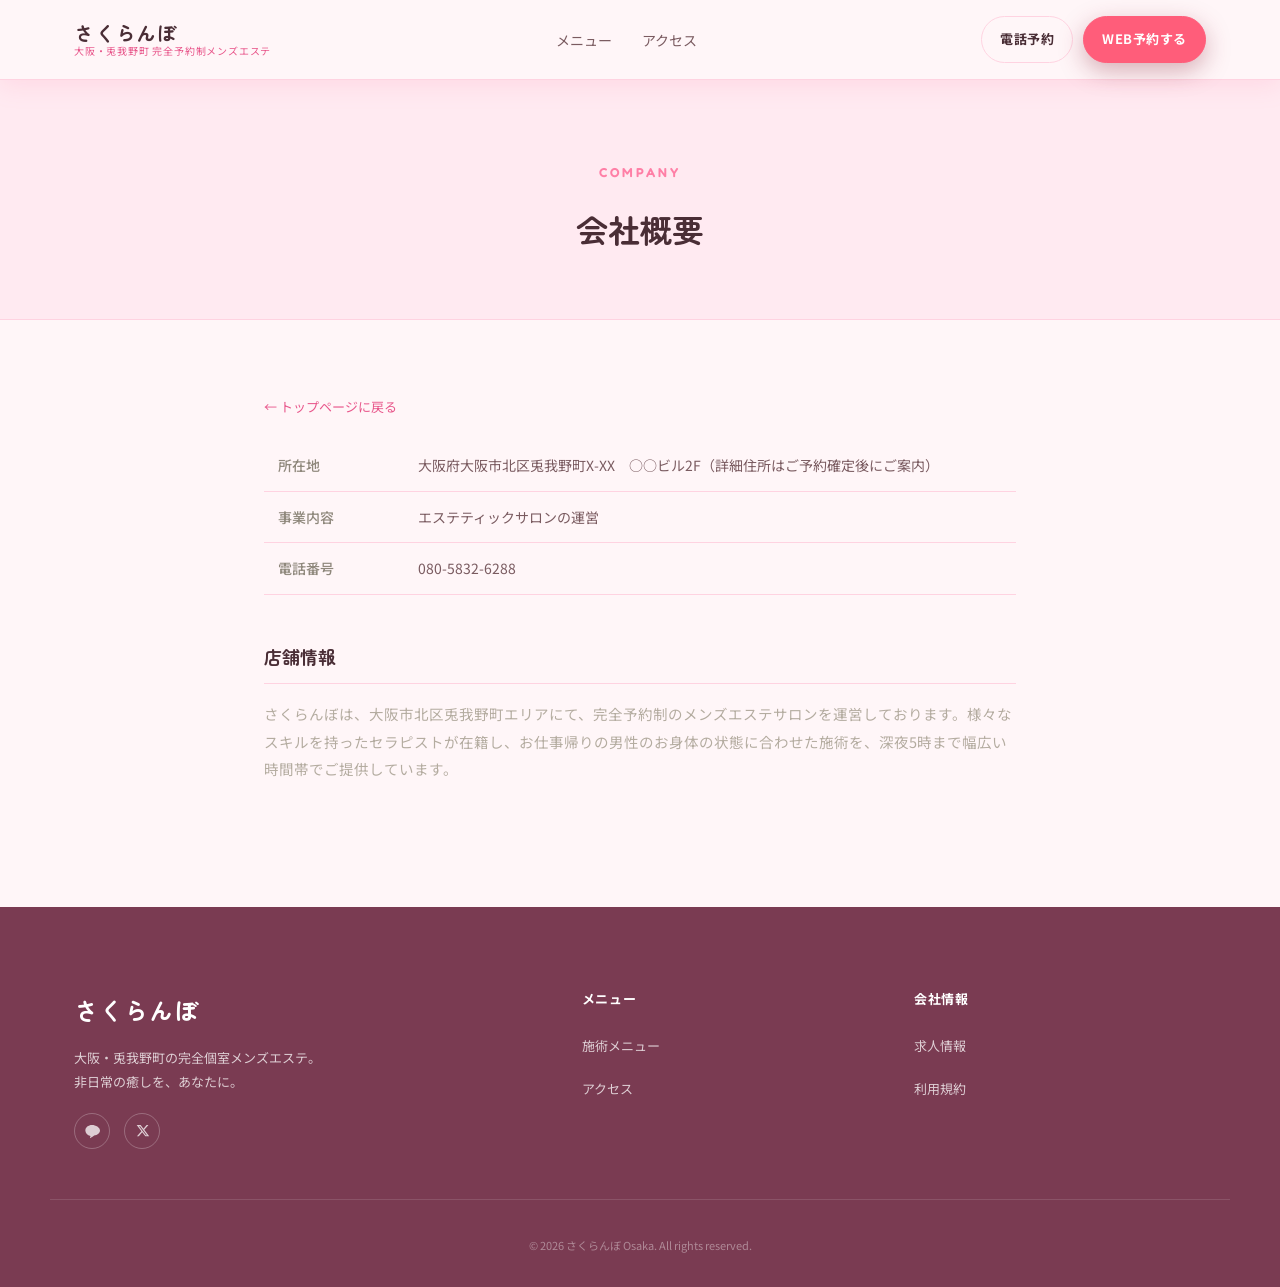
<file: company.html>
<!DOCTYPE html>
<html lang="ja">
<head>
<meta charset="UTF-8">
<meta name="viewport" content="width=device-width, initial-scale=1.0">
<title>会社概要｜メンズエステ さくらんぼ（大阪・兎我野町）</title>
<meta name="description" content="メンズエステ さくらんぼ（大阪・兎我野町）を運営する会社の概要ページです。">
<meta name="robots" content="index, follow">
<link rel="canonical" href="https://cherryspa-to.netlify.app/company.html">
<link rel="preconnect" href="https://fonts.googleapis.com">
<link rel="preconnect" href="https://fonts.gstatic.com" crossorigin>
<link rel="stylesheet" href="https://fonts.googleapis.com/css2?family=Zen+Maru+Gothic:wght@500;700;900&family=Fredoka:wght@500;600;700&family=Noto+Sans+JP:wght@400;500;700&display=swap">
<link rel="stylesheet" href="style.css">
</head>
<body>

<header class="site-header is-scrolled">
  <div class="header-inner">
    <a href="index.html" class="logo">
      <span class="logo-en" data-key="header_logo_en">さくらんぼ</span>
      <span class="logo-ja" data-key="header_logo_ja">大阪・兎我野町 完全個室メンズエステ</span>
    </a>
    <nav class="gnav" id="gnav" aria-label="サイト内メニュー">
      <ul>
        <li data-nav-key="nav_reasons"><a href="index.html#reasons" data-key="nav_reasons_label">選ばれる理由</a></li>
        <li data-nav-key="nav_menu"><a href="index.html#menu" data-key="nav_menu_label">メニュー</a></li>
        <li data-nav-key="nav_therapist"><a href="therapist.html" data-therapist-link="true" data-key="nav_therapist_label">セラピスト</a></li>
        <li data-nav-key="nav_voice"><a href="index.html#voice" data-key="nav_voice_label">お客様の声</a></li>
        <li data-nav-key="nav_access"><a href="index.html#access" data-key="nav_access_label">アクセス</a></li>
      </ul>
    </nav>
    <div class="header-cta">
      <a href="tel:08058326288" class="btn btn-line-outline btn-sm" data-tel-link="true">
        <span data-key="nav_tel_label">電話予約</span>
      </a>
      <a href="index.html#cta" class="btn btn-primary btn-sm" data-web-link="true"><span data-key="nav_web_label">WEB予約する</span></a>
    </div>
    <button class="hamburger" id="hamburger" aria-label="メニューを開く" aria-expanded="false" aria-controls="gnav">
      <span></span><span></span><span></span>
    </button>
  </div>
</header>

<main>
  <section class="page-hero">
    <p class="eyebrow">COMPANY</p>
    <h1>会社概要</h1>
  </section>

  <div class="legal-content">
    <a href="index.html" class="back-link">← トップページに戻る</a>

    <table class="legal-table">
      <tbody>
        <tr><th>所在地</th><td>大阪府大阪市北区兎我野町X-XX　○○ビル2F（詳細住所はご予約確定後にご案内）</td></tr>
        <tr><th>事業内容</th><td>エステティックサロンの運営</td></tr>
        <tr><th>電話番号</th><td><a href="tel:08058326288">080-5832-6288</a></td></tr>
      </tbody>
    </table>

    <h2>店舗情報</h2>
    <p>さくらんぼは、大阪市北区兎我野町エリアにて、完全予約制のメンズエステサロンを運営しております。様々なスキルを持ったセラピストが在籍し、お仕事帰りの男性のお身体の状態に合わせた施術を、深夜5時まで幅広い時間帯でご提供しています。</p>
  </div>
</main>

<footer class="site-footer">
  <div class="container footer-inner">
    <div class="footer-brand">
      <span class="logo-en" data-key="header_logo_en">さくらんぼ</span>
      <p data-key="footer_tagline" data-html="true">大阪・兎我野町の完全個室メンズエステ。<br>非日常の癒しを、あなたに。</p>
      <div class="footer-sns">
        <a href="https://www.instagram.com/" target="_blank" rel="noopener" aria-label="Instagram" data-nav-key="footer_sns_instagram" data-instagram-link="true">
          <svg viewBox="0 0 24 24" class="icon"><rect x="3" y="3" width="18" height="18" rx="5" fill="none" stroke="currentColor" stroke-width="1.6"/><circle cx="12" cy="12" r="4" fill="none" stroke="currentColor" stroke-width="1.6"/><circle cx="17.3" cy="6.7" r="1.1" fill="currentColor"/></svg>
        </a>
        <a href="https://line.me/" target="_blank" rel="noopener" aria-label="LINE" data-line-link="true" data-nav-key="footer_sns_line">
          <svg viewBox="0 0 24 24" class="icon"><path d="M12 3C6.5 3 2 6.7 2 11.3c0 3.9 3.2 7.2 7.7 8.1-.1.6-.6 2.3-.7 2.7 0 0-.1.4.2.5.3.2.6 0 .6 0 .8-.5 3.9-2.6 5.4-3.7 4.6-.6 8.8-3.7 8.8-7.6C24 6.7 17.5 3 12 3z" fill="currentColor"/></svg>
        </a>
        <a href="https://maps.google.com/" target="_blank" rel="noopener" aria-label="Googleマップ" data-nav-key="footer_sns_map" data-map-link="true">
          <svg viewBox="0 0 24 24" class="icon"><path d="M12 2C7.6 2 4 5.6 4 10c0 6 8 12 8 12s8-6 8-12c0-4.4-3.6-8-8-8z" fill="none" stroke="currentColor" stroke-width="1.6"/><circle cx="12" cy="10" r="3" fill="none" stroke="currentColor" stroke-width="1.6"/></svg>
        </a>
        <a href="https://x.com/cherryspa_to" target="_blank" rel="noopener" aria-label="X（旧Twitter）" data-nav-key="footer_sns_x" data-x-link="true">
          <svg viewBox="0 0 24 24" class="icon"><path fill="currentColor" d="M18.9 3H21.7L15.4 10.2L22.8 20H17L12.4 14L7.2 20H4.4L11.1 12.3L4 3H10L14.2 8.6L18.9 3ZM17.9 18.2H19.4L9.1 4.7H7.5L17.9 18.2Z"/></svg>
        </a>
      </div>
    </div>

    <nav class="footer-nav" aria-label="フッターメニュー" data-nav-key="footer_group_menu">
      <h3>メニュー</h3>
      <ul>
        <li data-nav-key="footer_nav_reasons"><a href="index.html#reasons" data-key="footer_nav_reasons_label">選ばれる理由</a></li>
        <li data-nav-key="footer_nav_menu"><a href="index.html#menu" data-key="footer_nav_menu_label">施術メニュー</a></li>
        <li data-nav-key="footer_nav_therapist"><a href="therapist.html" data-therapist-link="true" data-key="footer_nav_therapist_label">セラピスト紹介</a></li>
        <li data-nav-key="footer_nav_access"><a href="index.html#access" data-key="footer_nav_access_label">アクセス</a></li>
      </ul>
    </nav>

    <nav class="footer-nav" aria-label="規約等" data-nav-key="footer_group_company">
      <h3>会社情報</h3>
      <ul>
        <li data-nav-key="footer_nav_company"><a href="company.html" data-key="footer_nav_company_label">会社概要</a></li>
        <li data-nav-key="footer_nav_recruit"><a href="recruit.html" data-key="footer_nav_recruit_label">求人情報</a></li>
        <li data-nav-key="footer_nav_sns"><a href="sns.html" data-key="footer_nav_sns_label">SNS一覧</a></li>
        <li data-nav-key="footer_nav_privacy"><a href="privacy.html" data-key="footer_nav_privacy_label">プライバシーポリシー</a></li>
        <li data-nav-key="footer_nav_terms"><a href="terms.html" data-key="footer_nav_terms_label">利用規約</a></li>
      </ul>
    </nav>
  </div>
  <p class="footer-copyright">&copy; 2026 さくらんぼ Osaka. All rights reserved.</p>
</footer>

<div class="fixed-cta" id="fixedCta">
  <a href="https://line.me/" target="_blank" rel="noopener" class="fixed-cta-btn fixed-cta-line" data-line-link="true">
    <svg class="icon" viewBox="0 0 24 24" aria-hidden="true"><path d="M12 3C6.5 3 2 6.7 2 11.3c0 3.9 3.2 7.2 7.7 8.1-.1.6-.6 2.3-.7 2.7 0 0-.1.4.2.5.3.2.6 0 .6 0 .8-.5 3.9-2.6 5.4-3.7 4.6-.6 8.8-3.7 8.8-7.6C24 6.7 17.5 3 12 3z"/></svg>
    LINE予約
  </a>
  <a href="index.html#cta" class="fixed-cta-btn fixed-cta-web" data-web-link="true">
    WEB予約
  </a>
  <a href="tel:08058326288" class="fixed-cta-btn fixed-cta-tel" data-tel-link="true">
    <svg class="icon" viewBox="0 0 24 24" aria-hidden="true"><path d="M6.6 10.8a12 12 0 0 0 6.6 6.6l2.2-2.2a1 1 0 0 1 1-.25 8.5 8.5 0 0 0 2.7.43 1 1 0 0 1 1 1v3.2a1 1 0 0 1-1 1A16.5 16.5 0 0 1 3 4.5a1 1 0 0 1 1-1h3.2a1 1 0 0 1 1 1 8.5 8.5 0 0 0 .43 2.7 1 1 0 0 1-.25 1z"/></svg>
    電話
  </a>
</div>

<script src="script.js" defer></script>
<script src="content-loader.js"></script>
</body>
</html>
</file>
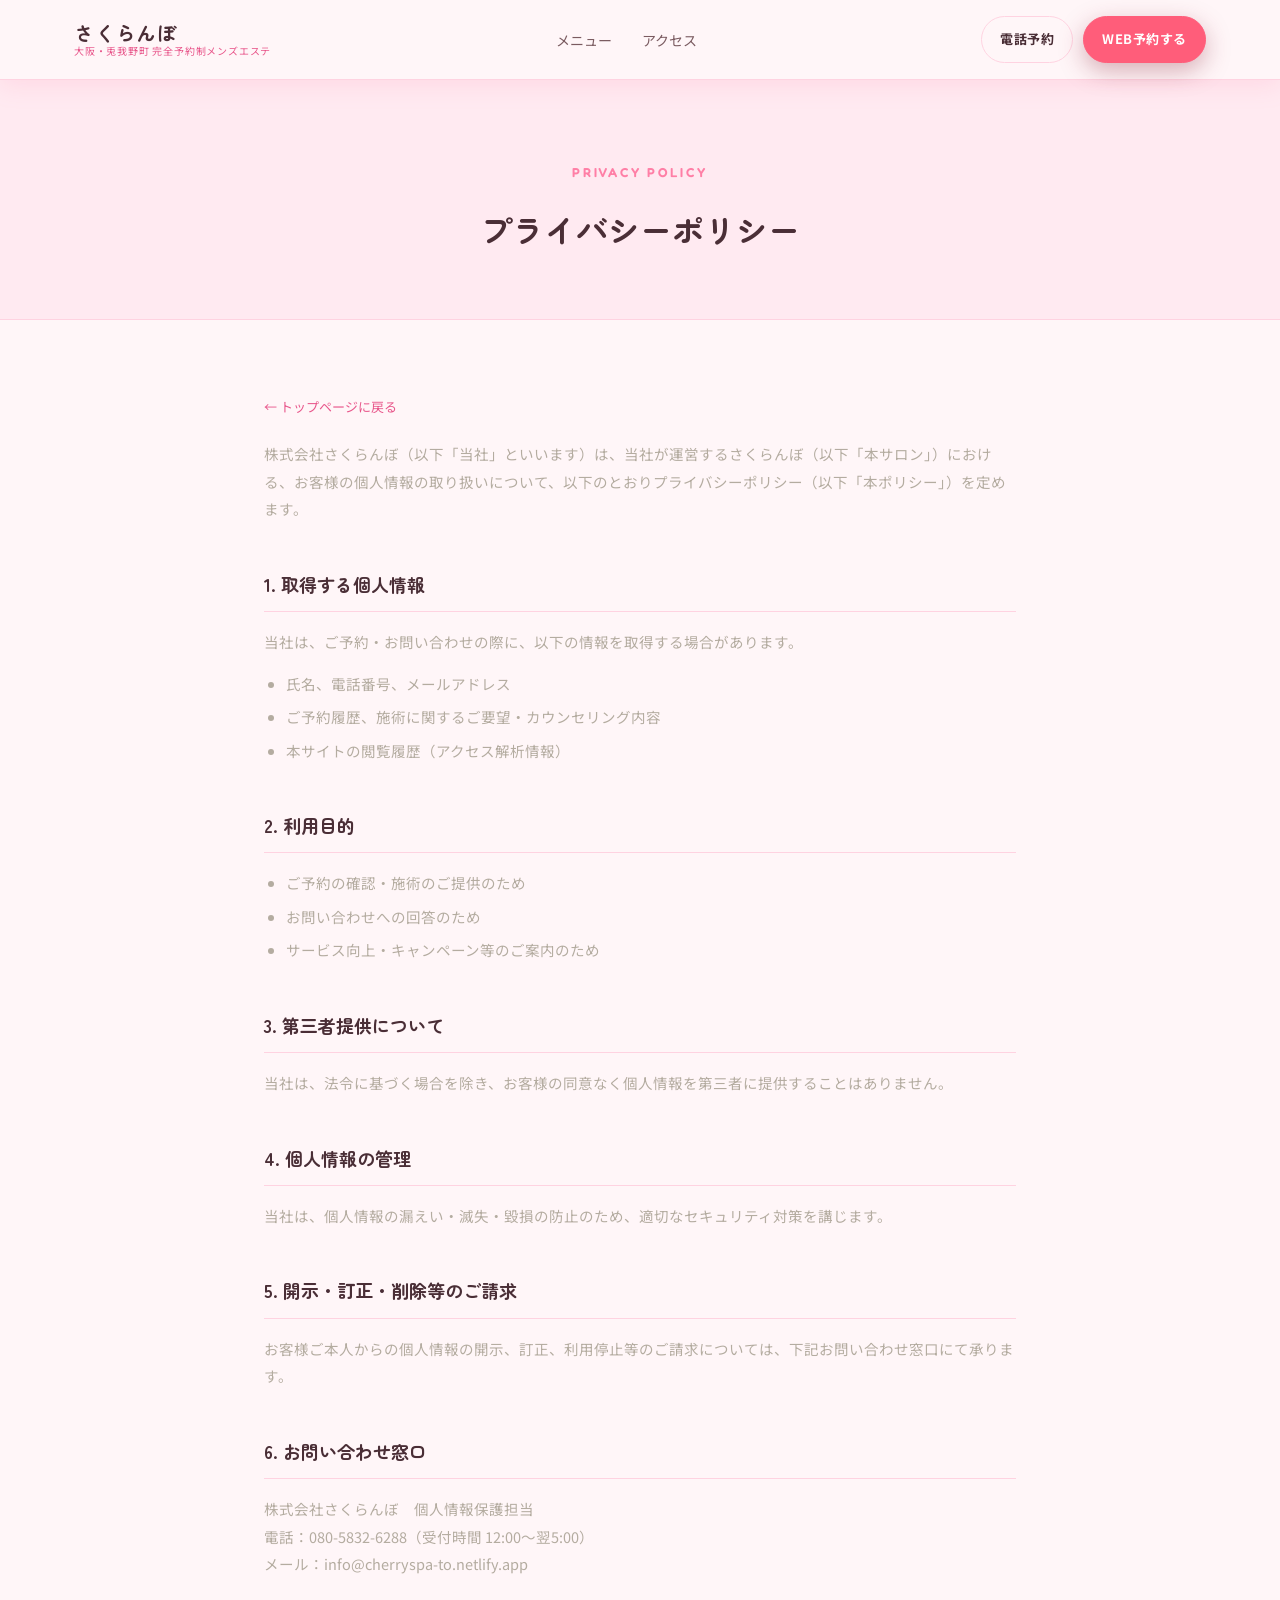
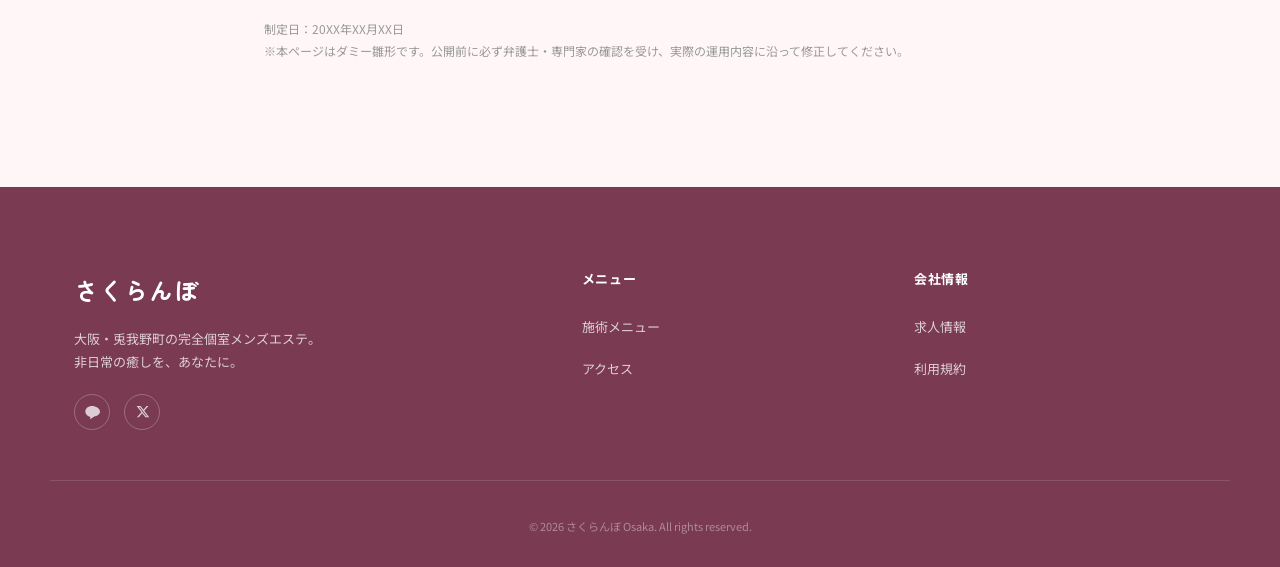
<file: privacy.html>
<!DOCTYPE html>
<html lang="ja">
<head>
<meta charset="UTF-8">
<meta name="viewport" content="width=device-width, initial-scale=1.0">
<title>プライバシーポリシー｜メンズエステ さくらんぼ（大阪・兎我野町）</title>
<meta name="description" content="メンズエステ さくらんぼ（大阪・兎我野町）における個人情報の取り扱いについて記載しています。">
<meta name="robots" content="index, follow">
<link rel="canonical" href="https://cherryspa-to.netlify.app/privacy.html">
<link rel="preconnect" href="https://fonts.googleapis.com">
<link rel="preconnect" href="https://fonts.gstatic.com" crossorigin>
<link rel="stylesheet" href="https://fonts.googleapis.com/css2?family=Zen+Maru+Gothic:wght@500;700;900&family=Fredoka:wght@500;600;700&family=Noto+Sans+JP:wght@400;500;700&display=swap">
<link rel="stylesheet" href="style.css">
</head>
<body>

<header class="site-header is-scrolled">
  <div class="header-inner">
    <a href="index.html" class="logo">
      <span class="logo-en" data-key="header_logo_en">さくらんぼ</span>
      <span class="logo-ja" data-key="header_logo_ja">大阪・兎我野町 完全個室メンズエステ</span>
    </a>
    <nav class="gnav" id="gnav" aria-label="サイト内メニュー">
      <ul>
        <li data-nav-key="nav_reasons"><a href="index.html#reasons" data-key="nav_reasons_label">選ばれる理由</a></li>
        <li data-nav-key="nav_menu"><a href="index.html#menu" data-key="nav_menu_label">メニュー</a></li>
        <li data-nav-key="nav_therapist"><a href="therapist.html" data-therapist-link="true" data-key="nav_therapist_label">セラピスト</a></li>
        <li data-nav-key="nav_voice"><a href="index.html#voice" data-key="nav_voice_label">お客様の声</a></li>
        <li data-nav-key="nav_access"><a href="index.html#access" data-key="nav_access_label">アクセス</a></li>
      </ul>
    </nav>
    <div class="header-cta">
      <a href="tel:08058326288" class="btn btn-line-outline btn-sm" data-tel-link="true">
        <span data-key="nav_tel_label">電話予約</span>
      </a>
      <a href="index.html#cta" class="btn btn-primary btn-sm" data-web-link="true"><span data-key="nav_web_label">WEB予約する</span></a>
    </div>
    <button class="hamburger" id="hamburger" aria-label="メニューを開く" aria-expanded="false" aria-controls="gnav">
      <span></span><span></span><span></span>
    </button>
  </div>
</header>

<main>
  <section class="page-hero">
    <p class="eyebrow">PRIVACY POLICY</p>
    <h1>プライバシーポリシー</h1>
  </section>

  <div class="legal-content">
    <a href="index.html" class="back-link">← トップページに戻る</a>

    <p>株式会社さくらんぼ（以下「当社」といいます）は、当社が運営するさくらんぼ（以下「本サロン」）における、お客様の個人情報の取り扱いについて、以下のとおりプライバシーポリシー（以下「本ポリシー」）を定めます。</p>

    <h2>1. 取得する個人情報</h2>
    <p>当社は、ご予約・お問い合わせの際に、以下の情報を取得する場合があります。</p>
    <ul>
      <li>氏名、電話番号、メールアドレス</li>
      <li>ご予約履歴、施術に関するご要望・カウンセリング内容</li>
      <li>本サイトの閲覧履歴（アクセス解析情報）</li>
    </ul>

    <h2>2. 利用目的</h2>
    <ul>
      <li>ご予約の確認・施術のご提供のため</li>
      <li>お問い合わせへの回答のため</li>
      <li>サービス向上・キャンペーン等のご案内のため</li>
    </ul>

    <h2>3. 第三者提供について</h2>
    <p>当社は、法令に基づく場合を除き、お客様の同意なく個人情報を第三者に提供することはありません。</p>

    <h2>4. 個人情報の管理</h2>
    <p>当社は、個人情報の漏えい・滅失・毀損の防止のため、適切なセキュリティ対策を講じます。</p>

    <h2>5. 開示・訂正・削除等のご請求</h2>
    <p>お客様ご本人からの個人情報の開示、訂正、利用停止等のご請求については、下記お問い合わせ窓口にて承ります。</p>

    <h2>6. お問い合わせ窓口</h2>
    <p>株式会社さくらんぼ　個人情報保護担当<br>
    電話：080-5832-6288（受付時間 12:00〜翌5:00）<br>
    メール：info@cherryspa-to.netlify.app</p>

    <p style="margin-top:40px;font-size:12px;color:#999;">制定日：20XX年XX月XX日<br>※本ページはダミー雛形です。公開前に必ず弁護士・専門家の確認を受け、実際の運用内容に沿って修正してください。</p>
  </div>
</main>

<footer class="site-footer">
  <div class="container footer-inner">
    <div class="footer-brand">
      <span class="logo-en" data-key="header_logo_en">さくらんぼ</span>
      <p data-key="footer_tagline" data-html="true">大阪・兎我野町の完全個室メンズエステ。<br>非日常の癒しを、あなたに。</p>
      <div class="footer-sns">
        <a href="https://www.instagram.com/" target="_blank" rel="noopener" aria-label="Instagram" data-nav-key="footer_sns_instagram" data-instagram-link="true">
          <svg viewBox="0 0 24 24" class="icon"><rect x="3" y="3" width="18" height="18" rx="5" fill="none" stroke="currentColor" stroke-width="1.6"/><circle cx="12" cy="12" r="4" fill="none" stroke="currentColor" stroke-width="1.6"/><circle cx="17.3" cy="6.7" r="1.1" fill="currentColor"/></svg>
        </a>
        <a href="https://line.me/" target="_blank" rel="noopener" aria-label="LINE" data-line-link="true" data-nav-key="footer_sns_line">
          <svg viewBox="0 0 24 24" class="icon"><path d="M12 3C6.5 3 2 6.7 2 11.3c0 3.9 3.2 7.2 7.7 8.1-.1.6-.6 2.3-.7 2.7 0 0-.1.4.2.5.3.2.6 0 .6 0 .8-.5 3.9-2.6 5.4-3.7 4.6-.6 8.8-3.7 8.8-7.6C24 6.7 17.5 3 12 3z" fill="currentColor"/></svg>
        </a>
        <a href="https://maps.google.com/" target="_blank" rel="noopener" aria-label="Googleマップ" data-nav-key="footer_sns_map" data-map-link="true">
          <svg viewBox="0 0 24 24" class="icon"><path d="M12 2C7.6 2 4 5.6 4 10c0 6 8 12 8 12s8-6 8-12c0-4.4-3.6-8-8-8z" fill="none" stroke="currentColor" stroke-width="1.6"/><circle cx="12" cy="10" r="3" fill="none" stroke="currentColor" stroke-width="1.6"/></svg>
        </a>
        <a href="https://x.com/cherryspa_to" target="_blank" rel="noopener" aria-label="X（旧Twitter）" data-nav-key="footer_sns_x" data-x-link="true">
          <svg viewBox="0 0 24 24" class="icon"><path fill="currentColor" d="M18.9 3H21.7L15.4 10.2L22.8 20H17L12.4 14L7.2 20H4.4L11.1 12.3L4 3H10L14.2 8.6L18.9 3ZM17.9 18.2H19.4L9.1 4.7H7.5L17.9 18.2Z"/></svg>
        </a>
      </div>
    </div>

    <nav class="footer-nav" aria-label="フッターメニュー" data-nav-key="footer_group_menu">
      <h3>メニュー</h3>
      <ul>
        <li data-nav-key="footer_nav_reasons"><a href="index.html#reasons" data-key="footer_nav_reasons_label">選ばれる理由</a></li>
        <li data-nav-key="footer_nav_menu"><a href="index.html#menu" data-key="footer_nav_menu_label">施術メニュー</a></li>
        <li data-nav-key="footer_nav_therapist"><a href="therapist.html" data-therapist-link="true" data-key="footer_nav_therapist_label">セラピスト紹介</a></li>
        <li data-nav-key="footer_nav_access"><a href="index.html#access" data-key="footer_nav_access_label">アクセス</a></li>
      </ul>
    </nav>

    <nav class="footer-nav" aria-label="規約等" data-nav-key="footer_group_company">
      <h3>会社情報</h3>
      <ul>
        <li data-nav-key="footer_nav_company"><a href="company.html" data-key="footer_nav_company_label">会社概要</a></li>
        <li data-nav-key="footer_nav_recruit"><a href="recruit.html" data-key="footer_nav_recruit_label">求人情報</a></li>
        <li data-nav-key="footer_nav_sns"><a href="sns.html" data-key="footer_nav_sns_label">SNS一覧</a></li>
        <li data-nav-key="footer_nav_privacy"><a href="privacy.html" data-key="footer_nav_privacy_label">プライバシーポリシー</a></li>
        <li data-nav-key="footer_nav_terms"><a href="terms.html" data-key="footer_nav_terms_label">利用規約</a></li>
      </ul>
    </nav>
  </div>
  <p class="footer-copyright">&copy; 2026 さくらんぼ Osaka. All rights reserved.</p>
</footer>

<div class="fixed-cta" id="fixedCta">
  <a href="https://line.me/" target="_blank" rel="noopener" class="fixed-cta-btn fixed-cta-line" data-line-link="true">
    <svg class="icon" viewBox="0 0 24 24" aria-hidden="true"><path d="M12 3C6.5 3 2 6.7 2 11.3c0 3.9 3.2 7.2 7.7 8.1-.1.6-.6 2.3-.7 2.7 0 0-.1.4.2.5.3.2.6 0 .6 0 .8-.5 3.9-2.6 5.4-3.7 4.6-.6 8.8-3.7 8.8-7.6C24 6.7 17.5 3 12 3z"/></svg>
    LINE予約
  </a>
  <a href="index.html#cta" class="fixed-cta-btn fixed-cta-web" data-web-link="true">
    WEB予約
  </a>
  <a href="tel:08058326288" class="fixed-cta-btn fixed-cta-tel" data-tel-link="true">
    <svg class="icon" viewBox="0 0 24 24" aria-hidden="true"><path d="M6.6 10.8a12 12 0 0 0 6.6 6.6l2.2-2.2a1 1 0 0 1 1-.25 8.5 8.5 0 0 0 2.7.43 1 1 0 0 1 1 1v3.2a1 1 0 0 1-1 1A16.5 16.5 0 0 1 3 4.5a1 1 0 0 1 1-1h3.2a1 1 0 0 1 1 1 8.5 8.5 0 0 0 .43 2.7 1 1 0 0 1-.25 1z"/></svg>
    電話
  </a>
</div>

<script src="script.js" defer></script>
<script src="content-loader.js"></script>
</body>
</html>
</file>
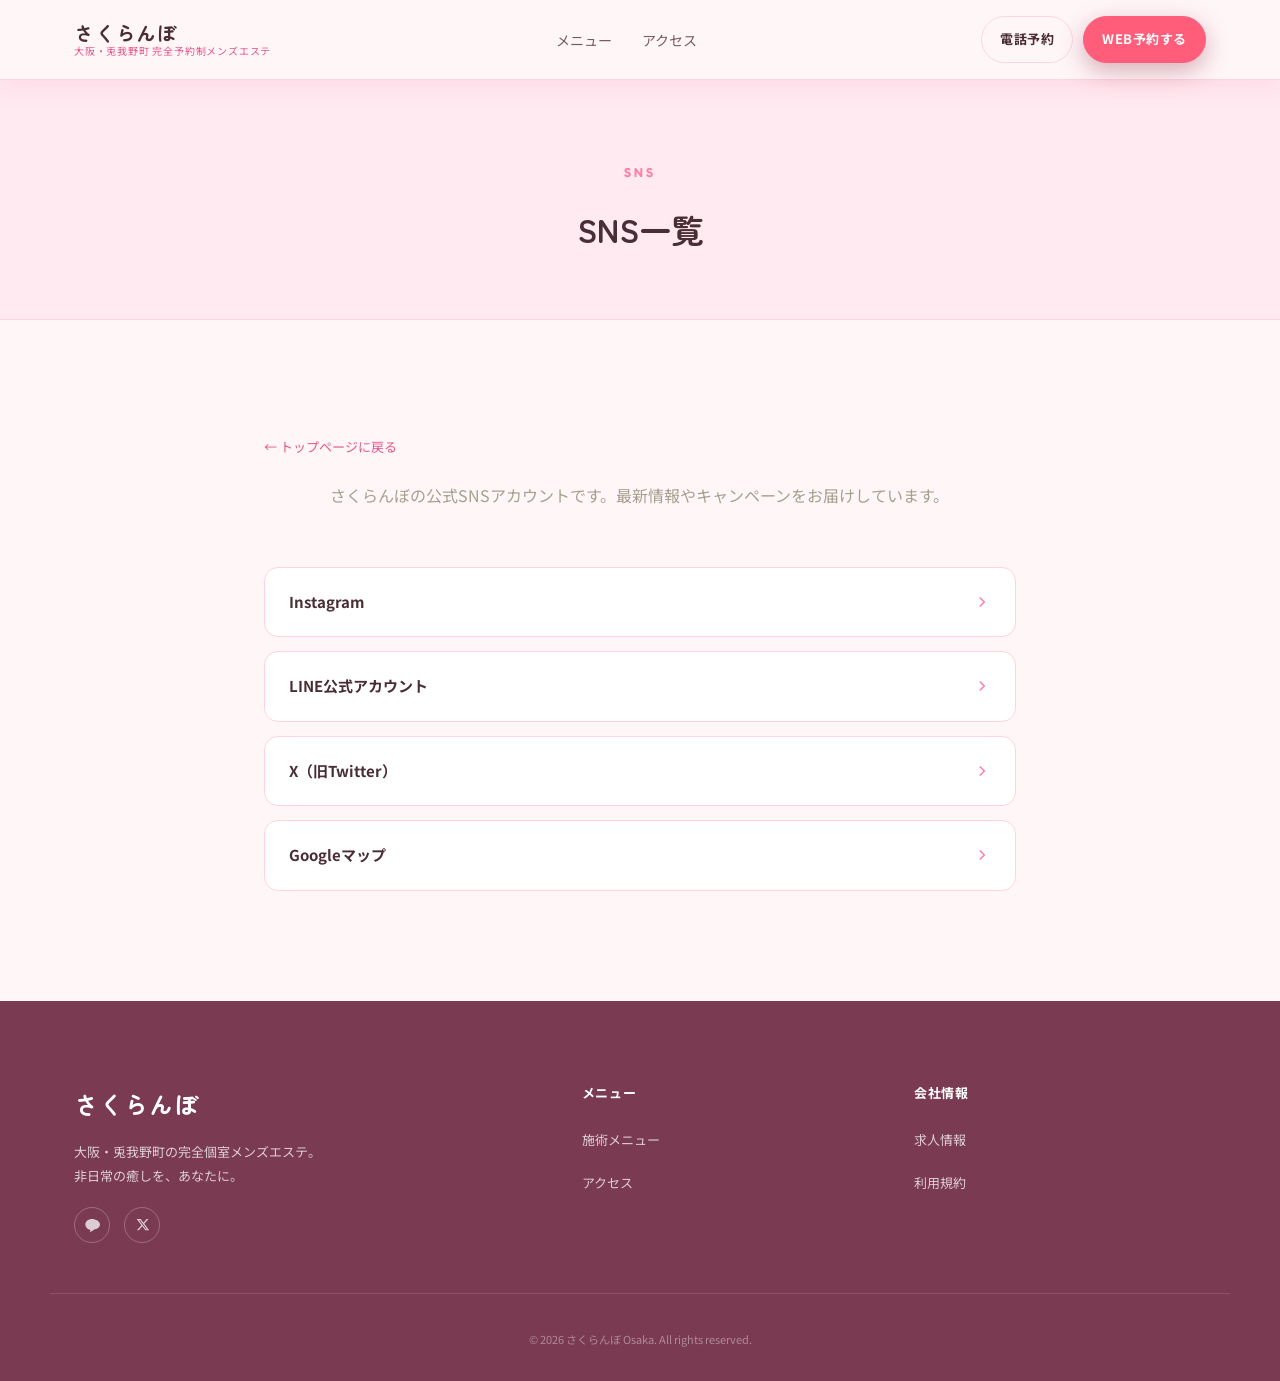
<file: sns.html>
<!DOCTYPE html>
<html lang="ja">
<head>
<meta charset="UTF-8">
<meta name="viewport" content="width=device-width, initial-scale=1.0">
<title>SNS一覧｜メンズエステ さくらんぼ（大阪・兎我野町）</title>
<meta name="description" content="メンズエステ さくらんぼ（大阪・兎我野町）の公式SNSアカウント一覧です。">
<meta name="robots" content="index, follow">
<link rel="canonical" href="https://cherryspa-to.netlify.app/sns.html">
<link rel="preconnect" href="https://fonts.googleapis.com">
<link rel="preconnect" href="https://fonts.gstatic.com" crossorigin>
<link rel="stylesheet" href="https://fonts.googleapis.com/css2?family=Zen+Maru+Gothic:wght@500;700;900&family=Fredoka:wght@500;600;700&family=Noto+Sans+JP:wght@400;500;700&display=swap">
<link rel="stylesheet" href="style.css">
</head>
<body>

<div id="loader" aria-hidden="true">
  <span class="loader-mark">さくらんぼ</span>
</div>

<header class="site-header is-scrolled">
  <div class="header-inner">
    <a href="index.html" class="logo">
      <span class="logo-en" data-key="header_logo_en">さくらんぼ</span>
      <span class="logo-ja" data-key="header_logo_ja">大阪・兎我野町 完全個室メンズエステ</span>
    </a>
    <nav class="gnav" id="gnav" aria-label="サイト内メニュー">
      <ul>
        <li data-nav-key="nav_reasons"><a href="index.html#reasons" data-key="nav_reasons_label">選ばれる理由</a></li>
        <li data-nav-key="nav_menu"><a href="index.html#menu" data-key="nav_menu_label">メニュー</a></li>
        <li data-nav-key="nav_therapist"><a href="therapist.html" data-key="nav_therapist_label" data-therapist-link="true">セラピスト</a></li>
        <li data-nav-key="nav_voice"><a href="index.html#voice" data-key="nav_voice_label">お客様の声</a></li>
        <li data-nav-key="nav_access"><a href="index.html#access" data-key="nav_access_label">アクセス</a></li>
      </ul>
    </nav>
    <div class="header-cta">
      <a href="tel:08058326288" class="btn btn-line-outline btn-sm" data-tel-link="true">
        <span data-key="nav_tel_label">電話予約</span>
      </a>
      <a href="index.html#cta" class="btn btn-primary btn-sm" data-web-link="true"><span data-key="nav_web_label">WEB予約する</span></a>
    </div>
    <button class="hamburger" id="hamburger" aria-label="メニューを開く" aria-expanded="false" aria-controls="gnav">
      <span></span><span></span><span></span>
    </button>
  </div>
</header>

<main>
  <section class="page-hero">
    <p class="eyebrow">SNS</p>
    <h1>SNS一覧</h1>
  </section>

  <section class="section" id="snsList">
    <div class="container container-narrow">
      <a href="index.html" class="back-link">← トップページに戻る</a>
      <p class="section-lead" style="text-align:left;">さくらんぼの公式SNSアカウントです。最新情報やキャンペーンをお届けしています。</p>

      <div class="sns-list" data-sns-container></div>
    </div>
  </section>
</main>

<footer class="site-footer">
  <div class="container footer-inner">
    <div class="footer-brand">
      <span class="logo-en" data-key="header_logo_en">さくらんぼ</span>
      <p data-key="footer_tagline" data-html="true">大阪・兎我野町の完全個室メンズエステ。<br>非日常の癒しを、あなたに。</p>
      <div class="footer-sns">
        <a href="https://www.instagram.com/" target="_blank" rel="noopener" aria-label="Instagram" data-nav-key="footer_sns_instagram" data-instagram-link="true">
          <svg viewBox="0 0 24 24" class="icon"><rect x="3" y="3" width="18" height="18" rx="5" fill="none" stroke="currentColor" stroke-width="1.6"/><circle cx="12" cy="12" r="4" fill="none" stroke="currentColor" stroke-width="1.6"/><circle cx="17.3" cy="6.7" r="1.1" fill="currentColor"/></svg>
        </a>
        <a href="https://line.me/" target="_blank" rel="noopener" aria-label="LINE" data-line-link="true" data-nav-key="footer_sns_line">
          <svg viewBox="0 0 24 24" class="icon"><path d="M12 3C6.5 3 2 6.7 2 11.3c0 3.9 3.2 7.2 7.7 8.1-.1.6-.6 2.3-.7 2.7 0 0-.1.4.2.5.3.2.6 0 .6 0 .8-.5 3.9-2.6 5.4-3.7 4.6-.6 8.8-3.7 8.8-7.6C24 6.7 17.5 3 12 3z" fill="currentColor"/></svg>
        </a>
        <a href="https://maps.google.com/" target="_blank" rel="noopener" aria-label="Googleマップ" data-nav-key="footer_sns_map" data-map-link="true">
          <svg viewBox="0 0 24 24" class="icon"><path d="M12 2C7.6 2 4 5.6 4 10c0 6 8 12 8 12s8-6 8-12c0-4.4-3.6-8-8-8z" fill="none" stroke="currentColor" stroke-width="1.6"/><circle cx="12" cy="10" r="3" fill="none" stroke="currentColor" stroke-width="1.6"/></svg>
        </a>
        <a href="https://x.com/cherryspa_to" target="_blank" rel="noopener" aria-label="X（旧Twitter）" data-nav-key="footer_sns_x" data-x-link="true">
          <svg viewBox="0 0 24 24" class="icon"><path fill="currentColor" d="M18.9 3H21.7L15.4 10.2L22.8 20H17L12.4 14L7.2 20H4.4L11.1 12.3L4 3H10L14.2 8.6L18.9 3ZM17.9 18.2H19.4L9.1 4.7H7.5L17.9 18.2Z"/></svg>
        </a>
      </div>
    </div>

    <nav class="footer-nav" aria-label="フッターメニュー" data-nav-key="footer_group_menu">
      <h3>メニュー</h3>
      <ul>
        <li data-nav-key="footer_nav_reasons"><a href="index.html#reasons" data-key="footer_nav_reasons_label">選ばれる理由</a></li>
        <li data-nav-key="footer_nav_menu"><a href="index.html#menu" data-key="footer_nav_menu_label">施術メニュー</a></li>
        <li data-nav-key="footer_nav_therapist"><a href="therapist.html" data-key="footer_nav_therapist_label" data-therapist-link="true">セラピスト紹介</a></li>
        <li data-nav-key="footer_nav_access"><a href="index.html#access" data-key="footer_nav_access_label">アクセス</a></li>
      </ul>
    </nav>

    <nav class="footer-nav" aria-label="規約等" data-nav-key="footer_group_company">
      <h3>会社情報</h3>
      <ul>
        <li data-nav-key="footer_nav_company"><a href="company.html" data-key="footer_nav_company_label">会社概要</a></li>
        <li data-nav-key="footer_nav_recruit"><a href="recruit.html" data-key="footer_nav_recruit_label">求人情報</a></li>
        <li data-nav-key="footer_nav_sns"><a href="sns.html" data-key="footer_nav_sns_label">SNS一覧</a></li>
        <li data-nav-key="footer_nav_privacy"><a href="privacy.html" data-key="footer_nav_privacy_label">プライバシーポリシー</a></li>
        <li data-nav-key="footer_nav_terms"><a href="terms.html" data-key="footer_nav_terms_label">利用規約</a></li>
      </ul>
    </nav>
  </div>
  <p class="footer-copyright">&copy; 2026 さくらんぼ Osaka. All rights reserved.</p>
</footer>

<div class="fixed-cta" id="fixedCta">
  <a href="https://line.me/" target="_blank" rel="noopener" class="fixed-cta-btn fixed-cta-line" data-line-link="true">
    <svg class="icon" viewBox="0 0 24 24" aria-hidden="true"><path d="M12 3C6.5 3 2 6.7 2 11.3c0 3.9 3.2 7.2 7.7 8.1-.1.6-.6 2.3-.7 2.7 0 0-.1.4.2.5.3.2.6 0 .6 0 .8-.5 3.9-2.6 5.4-3.7 4.6-.6 8.8-3.7 8.8-7.6C24 6.7 17.5 3 12 3z"/></svg>
    LINE予約
  </a>
  <a href="index.html#cta" class="fixed-cta-btn fixed-cta-web" data-web-link="true">
    WEB予約
  </a>
  <a href="tel:08058326288" class="fixed-cta-btn fixed-cta-tel" data-tel-link="true">
    <svg class="icon" viewBox="0 0 24 24" aria-hidden="true"><path d="M6.6 10.8a12 12 0 0 0 6.6 6.6l2.2-2.2a1 1 0 0 1 1-.25 8.5 8.5 0 0 0 2.7.43 1 1 0 0 1 1 1v3.2a1 1 0 0 1-1 1A16.5 16.5 0 0 1 3 4.5a1 1 0 0 1 1-1h3.2a1 1 0 0 1 1 1 8.5 8.5 0 0 0 .43 2.7 1 1 0 0 1-.25 1z"/></svg>
    電話
  </a>
</div>

<script src="script.js" defer></script>
<script src="content-loader.js"></script>
</body>
</html>
</file>
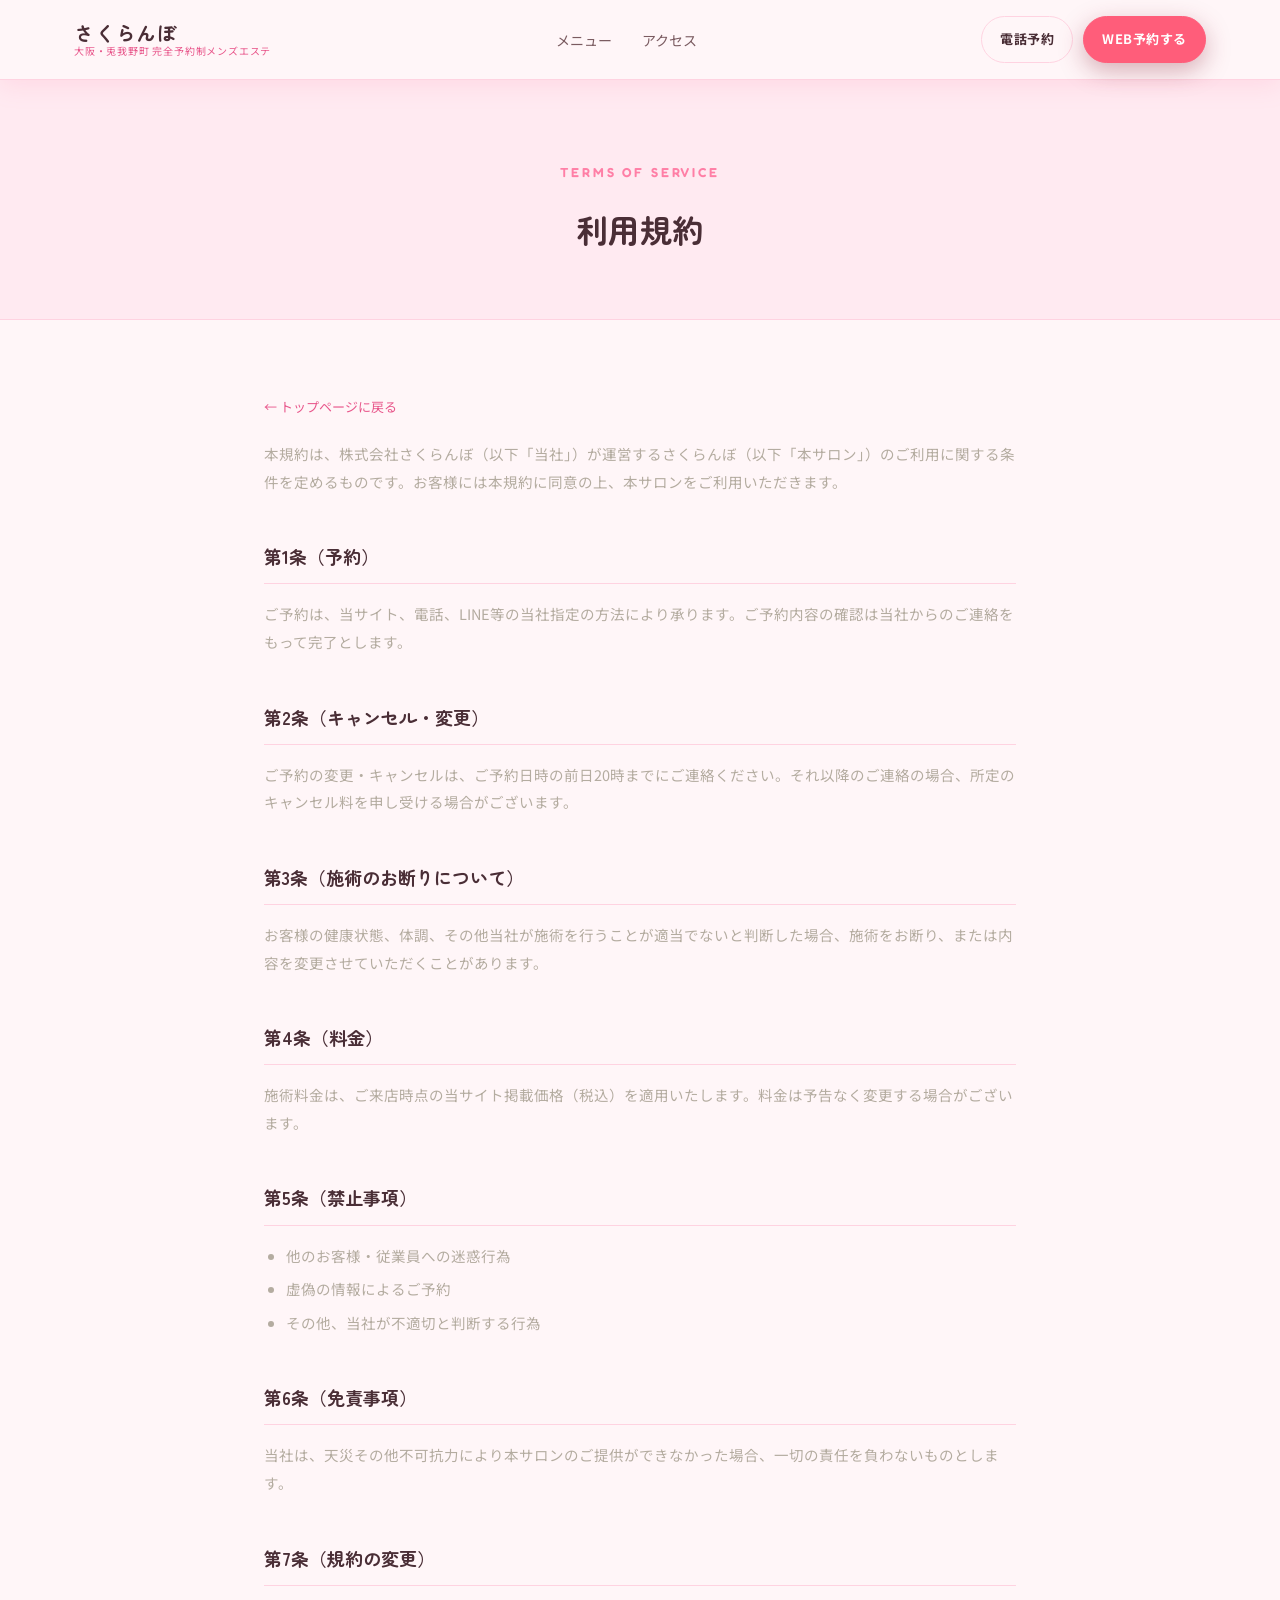
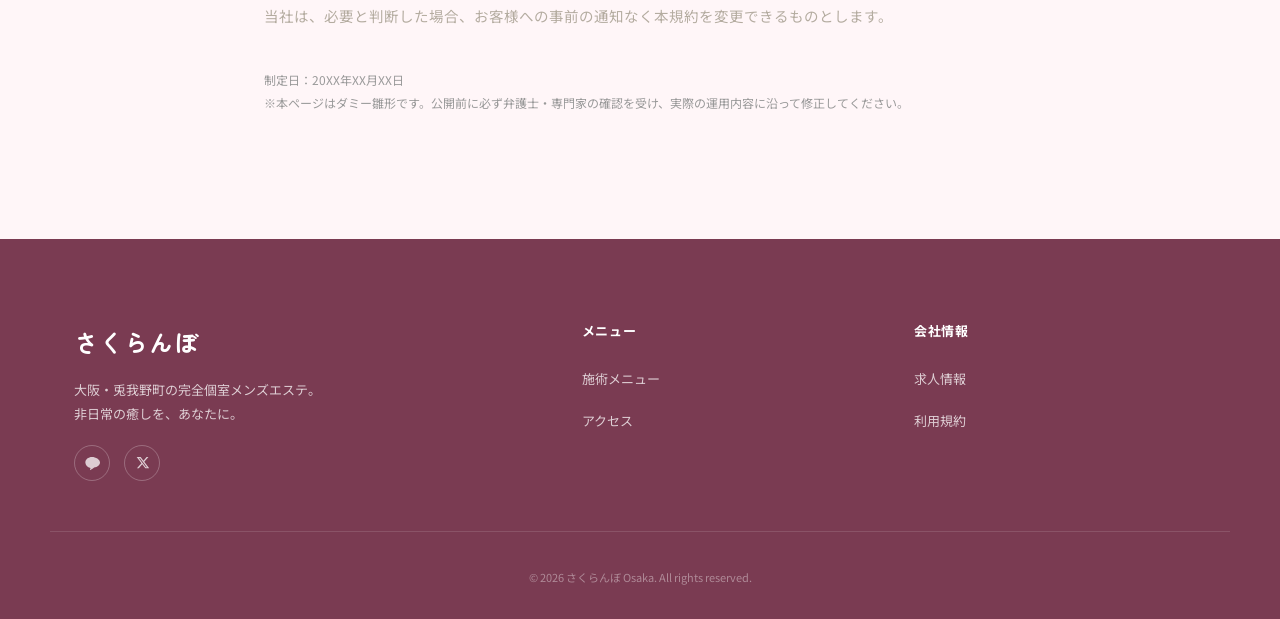
<file: terms.html>
<!DOCTYPE html>
<html lang="ja">
<head>
<meta charset="UTF-8">
<meta name="viewport" content="width=device-width, initial-scale=1.0">
<title>利用規約｜メンズエステ さくらんぼ（大阪・兎我野町）</title>
<meta name="description" content="メンズエステ さくらんぼ（大阪・兎我野町）のご利用にあたっての規約を記載しています。">
<meta name="robots" content="index, follow">
<link rel="canonical" href="https://cherryspa-to.netlify.app/terms.html">
<link rel="preconnect" href="https://fonts.googleapis.com">
<link rel="preconnect" href="https://fonts.gstatic.com" crossorigin>
<link rel="stylesheet" href="https://fonts.googleapis.com/css2?family=Zen+Maru+Gothic:wght@500;700;900&family=Fredoka:wght@500;600;700&family=Noto+Sans+JP:wght@400;500;700&display=swap">
<link rel="stylesheet" href="style.css">
</head>
<body>

<header class="site-header is-scrolled">
  <div class="header-inner">
    <a href="index.html" class="logo">
      <span class="logo-en" data-key="header_logo_en">さくらんぼ</span>
      <span class="logo-ja" data-key="header_logo_ja">大阪・兎我野町 完全個室メンズエステ</span>
    </a>
    <nav class="gnav" id="gnav" aria-label="サイト内メニュー">
      <ul>
        <li data-nav-key="nav_reasons"><a href="index.html#reasons" data-key="nav_reasons_label">選ばれる理由</a></li>
        <li data-nav-key="nav_menu"><a href="index.html#menu" data-key="nav_menu_label">メニュー</a></li>
        <li data-nav-key="nav_therapist"><a href="therapist.html" data-therapist-link="true" data-key="nav_therapist_label">セラピスト</a></li>
        <li data-nav-key="nav_voice"><a href="index.html#voice" data-key="nav_voice_label">お客様の声</a></li>
        <li data-nav-key="nav_access"><a href="index.html#access" data-key="nav_access_label">アクセス</a></li>
      </ul>
    </nav>
    <div class="header-cta">
      <a href="tel:08058326288" class="btn btn-line-outline btn-sm" data-tel-link="true">
        <span data-key="nav_tel_label">電話予約</span>
      </a>
      <a href="index.html#cta" class="btn btn-primary btn-sm" data-web-link="true"><span data-key="nav_web_label">WEB予約する</span></a>
    </div>
    <button class="hamburger" id="hamburger" aria-label="メニューを開く" aria-expanded="false" aria-controls="gnav">
      <span></span><span></span><span></span>
    </button>
  </div>
</header>

<main>
  <section class="page-hero">
    <p class="eyebrow">TERMS OF SERVICE</p>
    <h1>利用規約</h1>
  </section>

  <div class="legal-content">
    <a href="index.html" class="back-link">← トップページに戻る</a>

    <p>本規約は、株式会社さくらんぼ（以下「当社」）が運営するさくらんぼ（以下「本サロン」）のご利用に関する条件を定めるものです。お客様には本規約に同意の上、本サロンをご利用いただきます。</p>

    <h2>第1条（予約）</h2>
    <p>ご予約は、当サイト、電話、LINE等の当社指定の方法により承ります。ご予約内容の確認は当社からのご連絡をもって完了とします。</p>

    <h2>第2条（キャンセル・変更）</h2>
    <p>ご予約の変更・キャンセルは、ご予約日時の前日20時までにご連絡ください。それ以降のご連絡の場合、所定のキャンセル料を申し受ける場合がございます。</p>

    <h2>第3条（施術のお断りについて）</h2>
    <p>お客様の健康状態、体調、その他当社が施術を行うことが適当でないと判断した場合、施術をお断り、または内容を変更させていただくことがあります。</p>

    <h2>第4条（料金）</h2>
    <p>施術料金は、ご来店時点の当サイト掲載価格（税込）を適用いたします。料金は予告なく変更する場合がございます。</p>

    <h2>第5条（禁止事項）</h2>
    <ul>
      <li>他のお客様・従業員への迷惑行為</li>
      <li>虚偽の情報によるご予約</li>
      <li>その他、当社が不適切と判断する行為</li>
    </ul>

    <h2>第6条（免責事項）</h2>
    <p>当社は、天災その他不可抗力により本サロンのご提供ができなかった場合、一切の責任を負わないものとします。</p>

    <h2>第7条（規約の変更）</h2>
    <p>当社は、必要と判断した場合、お客様への事前の通知なく本規約を変更できるものとします。</p>

    <p style="margin-top:40px;font-size:12px;color:#999;">制定日：20XX年XX月XX日<br>※本ページはダミー雛形です。公開前に必ず弁護士・専門家の確認を受け、実際の運用内容に沿って修正してください。</p>
  </div>
</main>

<footer class="site-footer">
  <div class="container footer-inner">
    <div class="footer-brand">
      <span class="logo-en" data-key="header_logo_en">さくらんぼ</span>
      <p data-key="footer_tagline" data-html="true">大阪・兎我野町の完全個室メンズエステ。<br>非日常の癒しを、あなたに。</p>
      <div class="footer-sns">
        <a href="https://www.instagram.com/" target="_blank" rel="noopener" aria-label="Instagram" data-nav-key="footer_sns_instagram" data-instagram-link="true">
          <svg viewBox="0 0 24 24" class="icon"><rect x="3" y="3" width="18" height="18" rx="5" fill="none" stroke="currentColor" stroke-width="1.6"/><circle cx="12" cy="12" r="4" fill="none" stroke="currentColor" stroke-width="1.6"/><circle cx="17.3" cy="6.7" r="1.1" fill="currentColor"/></svg>
        </a>
        <a href="https://line.me/" target="_blank" rel="noopener" aria-label="LINE" data-line-link="true" data-nav-key="footer_sns_line">
          <svg viewBox="0 0 24 24" class="icon"><path d="M12 3C6.5 3 2 6.7 2 11.3c0 3.9 3.2 7.2 7.7 8.1-.1.6-.6 2.3-.7 2.7 0 0-.1.4.2.5.3.2.6 0 .6 0 .8-.5 3.9-2.6 5.4-3.7 4.6-.6 8.8-3.7 8.8-7.6C24 6.7 17.5 3 12 3z" fill="currentColor"/></svg>
        </a>
        <a href="https://maps.google.com/" target="_blank" rel="noopener" aria-label="Googleマップ" data-nav-key="footer_sns_map" data-map-link="true">
          <svg viewBox="0 0 24 24" class="icon"><path d="M12 2C7.6 2 4 5.6 4 10c0 6 8 12 8 12s8-6 8-12c0-4.4-3.6-8-8-8z" fill="none" stroke="currentColor" stroke-width="1.6"/><circle cx="12" cy="10" r="3" fill="none" stroke="currentColor" stroke-width="1.6"/></svg>
        </a>
        <a href="https://x.com/cherryspa_to" target="_blank" rel="noopener" aria-label="X（旧Twitter）" data-nav-key="footer_sns_x" data-x-link="true">
          <svg viewBox="0 0 24 24" class="icon"><path fill="currentColor" d="M18.9 3H21.7L15.4 10.2L22.8 20H17L12.4 14L7.2 20H4.4L11.1 12.3L4 3H10L14.2 8.6L18.9 3ZM17.9 18.2H19.4L9.1 4.7H7.5L17.9 18.2Z"/></svg>
        </a>
      </div>
    </div>

    <nav class="footer-nav" aria-label="フッターメニュー" data-nav-key="footer_group_menu">
      <h3>メニュー</h3>
      <ul>
        <li data-nav-key="footer_nav_reasons"><a href="index.html#reasons" data-key="footer_nav_reasons_label">選ばれる理由</a></li>
        <li data-nav-key="footer_nav_menu"><a href="index.html#menu" data-key="footer_nav_menu_label">施術メニュー</a></li>
        <li data-nav-key="footer_nav_therapist"><a href="therapist.html" data-therapist-link="true" data-key="footer_nav_therapist_label">セラピスト紹介</a></li>
        <li data-nav-key="footer_nav_access"><a href="index.html#access" data-key="footer_nav_access_label">アクセス</a></li>
      </ul>
    </nav>

    <nav class="footer-nav" aria-label="規約等" data-nav-key="footer_group_company">
      <h3>会社情報</h3>
      <ul>
        <li data-nav-key="footer_nav_company"><a href="company.html" data-key="footer_nav_company_label">会社概要</a></li>
        <li data-nav-key="footer_nav_recruit"><a href="recruit.html" data-key="footer_nav_recruit_label">求人情報</a></li>
        <li data-nav-key="footer_nav_sns"><a href="sns.html" data-key="footer_nav_sns_label">SNS一覧</a></li>
        <li data-nav-key="footer_nav_privacy"><a href="privacy.html" data-key="footer_nav_privacy_label">プライバシーポリシー</a></li>
        <li data-nav-key="footer_nav_terms"><a href="terms.html" data-key="footer_nav_terms_label">利用規約</a></li>
      </ul>
    </nav>
  </div>
  <p class="footer-copyright">&copy; 2026 さくらんぼ Osaka. All rights reserved.</p>
</footer>

<div class="fixed-cta" id="fixedCta">
  <a href="https://line.me/" target="_blank" rel="noopener" class="fixed-cta-btn fixed-cta-line" data-line-link="true">
    <svg class="icon" viewBox="0 0 24 24" aria-hidden="true"><path d="M12 3C6.5 3 2 6.7 2 11.3c0 3.9 3.2 7.2 7.7 8.1-.1.6-.6 2.3-.7 2.7 0 0-.1.4.2.5.3.2.6 0 .6 0 .8-.5 3.9-2.6 5.4-3.7 4.6-.6 8.8-3.7 8.8-7.6C24 6.7 17.5 3 12 3z"/></svg>
    LINE予約
  </a>
  <a href="index.html#cta" class="fixed-cta-btn fixed-cta-web" data-web-link="true">
    WEB予約
  </a>
  <a href="tel:08058326288" class="fixed-cta-btn fixed-cta-tel" data-tel-link="true">
    <svg class="icon" viewBox="0 0 24 24" aria-hidden="true"><path d="M6.6 10.8a12 12 0 0 0 6.6 6.6l2.2-2.2a1 1 0 0 1 1-.25 8.5 8.5 0 0 0 2.7.43 1 1 0 0 1 1 1v3.2a1 1 0 0 1-1 1A16.5 16.5 0 0 1 3 4.5a1 1 0 0 1 1-1h3.2a1 1 0 0 1 1 1 8.5 8.5 0 0 0 .43 2.7 1 1 0 0 1-.25 1z"/></svg>
    電話
  </a>
</div>

<script src="script.js" defer></script>
<script src="content-loader.js"></script>
</body>
</html>
</file>
<file: style.css>
/* ==================================================================
   CIEL SPA - style.css
   目次:
   1. リセット & ベース
   2. デザイントークン（カラー・フォント・余白）
   3. 共通ユーティリティ（ボタン・見出し・コンテナ）
   4. ヘッダー
   5. ファーストビュー（ヒーロー）
   6. 選ばれる理由
   7. 施術メニュー
   8. おすすめコース
   9. セラピスト紹介
   10. ギャラリー
   11. お客様の声
   12. 施術の流れ
   13. FAQ
   14. アクセス
   15. CTAセクション
   16. フッター
   17. 固定フッターCTA（スマホ）
   18. スクロールアニメーション
   19. レスポンシブ調整
   20. アクセシビリティ / 印刷 / reduced-motion
   ================================================================== */

/* ---------- 1. リセット & ベース ---------- */
*, *::before, *::after { box-sizing: border-box; }
html { scroll-behavior: smooth; scroll-padding-top: 84px; }
body {
  margin: 0;
  font-family: "Noto Sans JP", "Yu Gothic", sans-serif;
  color: var(--color-text);
  background: var(--color-bg);
  line-height: 1.9;
  -webkit-font-smoothing: antialiased;
  overflow-x: hidden;
}
img { max-width: 100%; height: auto; display: block; }
a { color: inherit; text-decoration: none; }
ul, ol { list-style: none; margin: 0; padding: 0; }
button { font: inherit; background: none; border: none; cursor: pointer; }
table { border-collapse: collapse; width: 100%; }
h1, h2, h3 { font-family: "Zen Maru Gothic", "Yu Gothic", sans-serif; font-weight: 700; color: var(--color-heading); margin: 0; }

/* ---------- 2. デザイントークン（メンズエステ向け：黒×ゴールド×深紅の夜の高級感） ---------- */
:root {
  /* Color（可愛い系：ピンク×コーラル×ホワイト） */
  --color-bg: #FFF6F8;
  --color-bg-alt: #FFEAF1;
  --color-text: #7A5B60;
  --color-heading: #4A2E36;
  --color-gold: #FF7FA6;
  --color-gold-deep: #E8558A;
  --color-red: #FF5D7A;
  --color-red-deep: #F03D63;
  --color-border: #FFD3E1;
  --color-card: #FFFFFF;
  --color-dark: #7A3B52;

  /* Spacing */
  --section-py: 110px;
  --section-py-sp: 64px;
  --container-w: 1180px;

  /* Motion */
  --ease: cubic-bezier(.19,1,.22,1);
}

/* ---------- 3. 共通ユーティリティ ---------- */
.container { max-width: var(--container-w); margin: 0 auto; padding: 0 24px; }
.container-narrow { max-width: 800px; }
.section { padding: var(--section-py) 0; }
.section-alt { background: var(--color-bg-alt); }
.sr-only {
  position: absolute; width: 1px; height: 1px; padding: 0; margin: -1px;
  overflow: hidden; clip: rect(0,0,0,0); white-space: nowrap; border: 0;
}
.sp-only { display: none; }

.eyebrow {
  font-family: "Fredoka", "Zen Maru Gothic", sans-serif;
  font-style: normal;
  font-weight: 600;
  text-transform: uppercase;
  letter-spacing: .22em;
  color: var(--color-gold);
  font-size: 13px;
  margin: 0 0 10px;
  text-align: center;
}
.section-title {
  text-align: center;
  font-size: clamp(26px, 3.4vw, 38px);
  font-weight: 700;
  letter-spacing: .04em;
  position: relative;
  padding-bottom: 26px;
  margin-bottom: 20px;
}
.gold-underline {
  position: absolute; left: 50%; bottom: 0; height: 1px; width: 0;
  background: var(--color-gold);
  transform: translateX(-50%);
  transition: width 1.1s var(--ease);
}
.section-title.in-view .gold-underline,
.reveal.in-view .gold-underline { width: 64px; }
.section-lead {
  text-align: center;
  max-width: 620px;
  margin: 0 auto 56px;
  color: #A79E90;
}
.gold-text { color: var(--color-gold); }

/* ボタン共通 */
.btn {
  display: inline-flex; align-items: center; justify-content: center; gap: 8px;
  padding: 15px 30px;
  border-radius: 999px;
  font-size: 15px;
  font-weight: 700;
  letter-spacing: .04em;
  white-space: nowrap;
  transition: transform .35s var(--ease), box-shadow .35s var(--ease), background .3s, color .3s, border-color .3s;
  border: 1px solid transparent;
}
.btn .icon { width: 18px; height: 18px; }
.btn-primary {
  background: var(--color-red);
  color: #fff;
  border-color: var(--color-red);
  box-shadow: 0 8px 24px rgba(140,36,56,.35);
}
.btn-primary:hover { transform: translateY(-3px); box-shadow: 0 14px 34px rgba(140,36,56,.5); background: var(--color-red-deep); border-color: var(--color-red-deep); }
.btn-outline {
  background: transparent;
  color: var(--color-heading);
  border-color: var(--color-border);
}
.btn-outline:hover { border-color: var(--color-gold); color: var(--color-gold-deep); transform: translateY(-2px); }
.btn-ghost { background: transparent; color: var(--color-heading); border-color: transparent; padding: 10px 14px; }
.btn-ghost:hover { color: var(--color-gold-deep); }
.btn-ghost-light { background: transparent; color: #fff; border: 1px solid rgba(255,255,255,.5); }
.btn-ghost-light:hover { border-color: #fff; background: rgba(255,255,255,.08); }
.btn-line-outline { border-color: var(--color-border); color: var(--color-heading); padding: 10px 18px; }
.btn-line-outline:hover { border-color: var(--color-gold); }
.btn-line { background: #06C755; color: #fff; border-color: #06C755; }
.btn-line:hover { transform: translateY(-3px); box-shadow: 0 10px 24px rgba(6,199,85,.35); }
.btn-lg { padding: 19px 42px; font-size: 16px; }
.btn-sm { padding: 10px 18px; font-size: 13px; }
.btn-block { width: 100%; }

/* ---------- 4. ヘッダー ---------- */
.site-header {
  position: fixed; top: 0; left: 0; width: 100%; z-index: 500;
  background: rgba(255,246,248,.85);
  backdrop-filter: blur(10px);
  border-bottom: 1px solid transparent;
  transition: box-shadow .3s, border-color .3s, background .3s;
}
.site-header.is-scrolled { box-shadow: 0 4px 24px rgba(255,127,166,.18); border-color: var(--color-border); background: rgba(255,246,248,.97); }
.header-inner {
  max-width: var(--container-w); margin: 0 auto; padding: 16px 24px;
  display: flex; align-items: center; justify-content: space-between; gap: 20px;
}
.logo { display: flex; flex-direction: column; line-height: 1.2; }
.logo-en { font-family: "Zen Maru Gothic", sans-serif; font-weight: 700; font-size: 20px; letter-spacing: .04em; color: var(--color-heading); }
.logo-ja { font-size: 10px; letter-spacing: .08em; color: var(--color-gold-deep); }
.gnav ul { display: flex; gap: 30px; }
.gnav a { font-size: 14px; position: relative; padding: 4px 0; }
.gnav a::after {
  content: ""; position: absolute; left: 0; bottom: -2px; width: 0; height: 1px;
  background: var(--color-gold); transition: width .3s var(--ease);
}
.gnav a:hover::after { width: 100%; }
.header-cta { display: flex; align-items: center; gap: 10px; }
.hamburger { display: none; flex-direction: column; gap: 5px; width: 26px; }
.hamburger span { display: block; height: 2px; background: var(--color-heading); transition: transform .3s, opacity .3s; }

/* ---------- 5. ファーストビュー ---------- */
.hero {
  position: relative;
  min-height: 100svh;
  display: flex; align-items: center; justify-content: center;
  overflow: hidden;
  color: #fff;
  text-align: center;
}
.hero-bg { position: absolute; inset: 0; z-index: -2; will-change: transform; }
.hero-bg img { width: 100%; height: 120%; object-fit: cover; object-position: center; }
.hero-overlay {
  position: absolute; inset: 0;
  background: linear-gradient(180deg, rgba(122,59,82,.5) 0%, rgba(122,59,82,.28) 45%, rgba(122,59,82,.62) 100%);
}
.hero-content { position: relative; z-index: 1; padding: 140px 24px 100px; max-width: 780px; }
.hero-content h1 {
  color: #fff;
  font-size: clamp(32px, 5.6vw, 56px);
  font-weight: 700;
  line-height: 1.5;
  margin-bottom: 22px;
}
.hero-sub { font-size: clamp(14px, 1.6vw, 17px); color: rgba(255,255,255,.9); margin-bottom: 28px; }
.hero-badges { display: flex; gap: 12px; justify-content: center; flex-wrap: wrap; margin-bottom: 40px; }
.hero-badges span {
  font-size: 12px; letter-spacing: .04em; padding: 8px 16px; border-radius: 999px;
  border: 1px solid rgba(255,255,255,.4); backdrop-filter: blur(4px);
}
.hero-cta { display: flex; flex-direction: column; align-items: center; gap: 18px; }
.hero-cta-sub { display: flex; gap: 10px; }
.scroll-hint {
  position: absolute; bottom: 30px; left: 50%; transform: translateX(-50%);
  z-index: 1; font-size: 10px; letter-spacing: .2em; color: rgba(255,255,255,.8);
  display: flex; flex-direction: column; align-items: center; gap: 10px;
}
.scroll-hint span {
  width: 1px; height: 34px; background: rgba(255,255,255,.6);
  animation: scrollLine 2s infinite;
}
@keyframes scrollLine {
  0% { transform: scaleY(0); transform-origin: top; }
  50% { transform: scaleY(1); transform-origin: top; }
  50.01% { transform-origin: bottom; }
  100% { transform: scaleY(0); transform-origin: bottom; }
}

/* ---------- 6. 選ばれる理由 ---------- */
.reason-grid { display: grid; grid-template-columns: repeat(3, 1fr); gap: 40px 32px; }
.reason-card { text-align: center; padding: 20px; }
.reason-icon {
  width: 64px; height: 64px; margin: 0 auto 20px;
  color: var(--color-gold);
  border: 1px solid var(--color-border);
  border-radius: 50%;
  display: flex; align-items: center; justify-content: center;
  transition: transform .4s var(--ease), border-color .4s;
}
.reason-icon svg { width: 30px; height: 30px; }
.reason-card:hover .reason-icon { transform: translateY(-6px); border-color: var(--color-gold); }
.reason-card h3 { font-size: 17px; margin-bottom: 10px; }
.reason-card p { font-size: 14px; color: #A79E90; }

/* ---------- 7. 施術メニュー ---------- */
.menu-panels { max-width: 860px; margin: 0 auto; }
.menu-table { display: table; width: 100%; background: var(--color-card); border-radius: 16px; overflow: hidden; box-shadow: 0 4px 30px rgba(0,0,0,.04); }
.menu-note { text-align: center; margin-top: 18px; font-size: 13px; color: var(--color-gold-deep); }
.menu-cancel-policy {
  text-align: center; margin-top: 14px; font-size: 12px; color: #8F887C; line-height: 1.8;
  max-width: 640px; margin-left: auto; margin-right: auto;
}
.menu-table th, .menu-table td { padding: 18px 20px; text-align: left; border-bottom: 1px solid var(--color-border); font-size: 14px; }
.menu-table thead th { background: var(--color-bg-alt); font-size: 12px; color: #8F887C; font-weight: 500; }
.menu-table tbody th { font-weight: 700; color: var(--color-heading); }
.menu-table tbody tr:last-child td, .menu-table tbody tr:last-child th { border-bottom: none; }
.menu-table tbody tr:hover { background: rgba(255,127,166,.08); }

/* ---------- 8. おすすめコース ---------- */
.course-grid { display: grid; grid-template-columns: repeat(3, 1fr); gap: 30px; }
.course-card {
  position: relative;
  background: var(--color-card);
  border-radius: 20px;
  overflow: hidden;
  border: 1px solid var(--color-border);
  transition: transform .45s var(--ease), box-shadow .45s var(--ease);
  display: flex; flex-direction: column;
}
.course-card:hover { transform: translateY(-8px); box-shadow: 0 24px 50px rgba(0,0,0,.1); }
.course-card img { aspect-ratio: 6/4.4; object-fit: cover; }
.course-card-featured { border-color: var(--color-gold); box-shadow: 0 20px 50px rgba(184,151,90,.18); }
.course-badge {
  position: absolute; top: 16px; left: 16px; z-index: 2;
  background: rgba(122,59,82,.85); color: #fff; font-size: 11px; letter-spacing: .06em;
  padding: 7px 14px; border-radius: 999px; backdrop-filter: blur(4px);
}
.course-badge-gold { background: var(--color-gold); color: #fff; }
.course-body { padding: 26px; display: flex; flex-direction: column; gap: 12px; flex: 1; }
.course-body h3 { font-size: 19px; }
.course-body p { font-size: 13.5px; color: #A79E90; flex: 1; }
.course-price { display: flex; align-items: baseline; gap: 8px; flex-wrap: wrap; }
.price-before { text-decoration: line-through; color: #6E675D; font-size: 14px; }
.price-now { font-family: "Fredoka", sans-serif; font-size: 26px; font-weight: 600; color: var(--color-heading); }
.price-now-gold { color: var(--color-gold-deep); }
.price-note { font-size: 11px; color: #8F887C; }
.course-limit { font-size: 12px; color: var(--color-gold-deep); }
.course-limit strong { font-size: 15px; }

/* ---------- 9. セラピスト紹介 ---------- */
.therapist-grid { display: grid; grid-template-columns: repeat(3, 1fr); gap: 30px; }
.therapist-card { background: var(--color-card); border-radius: 20px; overflow: hidden; border: 1px solid var(--color-border); }
.therapist-card img { aspect-ratio: 5/5.6; object-fit: cover; filter: grayscale(.15); transition: filter .4s; }
.therapist-card:hover img { filter: grayscale(0); }
.therapist-body { padding: 24px; }
.therapist-body h3 { font-size: 18px; margin-bottom: 4px; }
.therapist-role { font-size: 12px; color: var(--color-gold-deep); letter-spacing: .05em; margin-bottom: 14px; }
.therapist-tags { display: flex; flex-wrap: wrap; gap: 8px; margin-bottom: 16px; }
.therapist-tags li { font-size: 11px; padding: 5px 12px; border: 1px solid var(--color-border); border-radius: 999px; color: #A79E90; }
.therapist-comment { font-size: 13.5px; color: #A79E90; border-top: 1px solid var(--color-border); padding-top: 14px; }
.therapist-bio { font-size: 13.5px; color: #A79E90; margin: 0 0 14px; }
.therapist-grid-full { margin-top: 40px; }
.therapist-more { text-align: center; margin-top: 40px; }

/* ---------- 10. ギャラリー ---------- */
.gallery-grid { display: grid; grid-template-columns: repeat(3, 1fr); gap: 24px; }
.gallery-item { display: flex; flex-direction: column; gap: 10px; }
.gallery-item .gallery-link { display: block; overflow: hidden; border-radius: 14px; aspect-ratio: 4/3; }
.gallery-item img { width: 100%; height: 100%; object-fit: cover; transition: transform .6s var(--ease); }
.gallery-item .gallery-link:hover img { transform: scale(1.06); }
.gallery-caption { font-size: 13px; color: var(--color-text); text-align: center; margin: 0; }

/* ---------- 11. お客様の声 ---------- */
.rating-score { font-family: "Fredoka", sans-serif; font-size: 32px; color: var(--color-gold-deep); vertical-align: middle; margin-right: 6px; }
.rating-stars { color: var(--color-gold); letter-spacing: 2px; vertical-align: middle; margin-right: 8px; }
.voice-scroll {
  display: grid; grid-template-columns: repeat(4, 1fr); gap: 24px;
}
.voice-card {
  background: var(--color-card); border-radius: 18px; padding: 26px; border: 1px solid var(--color-border);
  display: flex; flex-direction: column; gap: 14px; transition: transform .35s var(--ease), box-shadow .35s var(--ease);
}
.voice-card:hover { transform: translateY(-6px); box-shadow: 0 20px 40px rgba(0,0,0,.06); }
.voice-stars { color: var(--color-gold); letter-spacing: 2px; }
.voice-card p { font-size: 13.5px; color: #B4ACA0; }
.voice-author { font-size: 12px; color: #8F887C; margin-top: auto; }

/* ---------- 12. 施術の流れ ---------- */
.flow-list { max-width: 720px; margin: 0 auto; position: relative; }
.flow-list::before {
  content: ""; position: absolute; left: 27px; top: 10px; bottom: 10px; width: 1px;
  background: var(--color-border);
}
.flow-item { position: relative; padding: 0 0 44px 76px; }
.flow-item:last-child { padding-bottom: 0; }
.flow-step {
  position: absolute; left: 0; top: 0; width: 56px; height: 56px;
  border-radius: 50%; background: var(--color-dark); color: #fff;
  display: flex; align-items: center; justify-content: center;
  font-family: "Fredoka", sans-serif; font-size: 12px; letter-spacing: .02em; text-align: center;
}
.flow-item h3 { font-size: 17px; margin-bottom: 8px; }
.flow-item p { font-size: 13.5px; color: #A79E90; }

/* ---------- 13. FAQ ---------- */
.accordion-item { border-bottom: 1px solid var(--color-border); }
.accordion-btn {
  width: 100%; text-align: left; padding: 22px 34px 22px 0; position: relative;
  font-size: 15px; font-weight: 500; color: var(--color-heading);
}
.accordion-btn::before, .accordion-btn::after {
  content: ""; position: absolute; right: 6px; top: 50%; background: var(--color-gold-deep);
  transition: transform .3s var(--ease);
}
.accordion-btn::before { width: 14px; height: 1px; transform: translateY(-50%); }
.accordion-btn::after { width: 1px; height: 14px; transform: translate(6.5px, -50%); }
.accordion-btn[aria-expanded="true"]::after { transform: translate(6.5px, -50%) scaleY(0); }
.accordion-panel {
  max-height: 0; overflow: hidden; transition: max-height .4s var(--ease);
}
.accordion-panel p { padding: 0 34px 22px 0; font-size: 14px; color: #A79E90; }

/* ---------- 14. アクセス ---------- */
.access-grid { display: grid; grid-template-columns: 1.2fr 1fr; gap: 40px; align-items: stretch; }
.access-map { border-radius: 18px; overflow: hidden; min-height: 380px; border: 1px solid var(--color-border); }
.access-info { background: var(--color-card); border: 1px solid var(--color-border); border-radius: 18px; padding: 34px; display: flex; flex-direction: column; gap: 24px; }
.access-row { display: flex; gap: 20px; padding: 12px 0; border-bottom: 1px solid var(--color-border); font-size: 14px; }
.access-row:last-child { border-bottom: none; }
.access-row dt { width: 84px; flex-shrink: 0; color: #8F887C; font-size: 12px; }
.access-row dd { margin: 0; }

/* ---------- 15. CTAセクション ---------- */
.cta-section { position: relative; color: #fff; text-align: center; overflow: hidden; }
.cta-bg { position: absolute; inset: 0; z-index: -2; }
.cta-bg img { width: 100%; height: 120%; object-fit: cover; }
.cta-content { position: relative; z-index: 1; padding: 120px 24px; }
.cta-content h2 { color: #fff; font-size: clamp(24px, 3.6vw, 36px); margin-bottom: 16px; }
.cta-content > p:not(.cta-note) { color: rgba(255,255,255,.85); margin-bottom: 40px; }
.cta-buttons { display: flex; gap: 16px; justify-content: center; flex-wrap: wrap; margin-bottom: 20px; }
.cta-note { font-size: 12px; color: var(--color-gold); letter-spacing: .03em; }

/* ---------- 16. フッター ---------- */
.site-footer { background: var(--color-dark); color: rgba(255,255,255,.75); padding: 80px 0 20px; }
.footer-inner { display: grid; grid-template-columns: 1.6fr 1fr 1fr; gap: 40px; padding-bottom: 50px; border-bottom: 1px solid rgba(255,255,255,.12); }
.footer-brand .logo-en { color: #fff; font-size: 24px; }
.footer-brand p { font-size: 13px; margin: 14px 0 20px; line-height: 1.8; }
.footer-sns { display: flex; gap: 14px; }
.footer-sns a { width: 36px; height: 36px; border: 1px solid rgba(255,255,255,.25); border-radius: 50%; display: flex; align-items: center; justify-content: center; transition: border-color .3s, background .3s; }
.footer-sns a:hover { border-color: var(--color-gold); background: rgba(184,151,90,.12); }
.footer-sns .icon { width: 16px; height: 16px; }
.footer-nav h3 { color: #fff; font-family: "Noto Sans JP", sans-serif; font-size: 13px; letter-spacing: .06em; margin-bottom: 18px; }
.footer-nav ul { display: flex; flex-direction: column; gap: 12px; }
.footer-nav a { font-size: 13px; transition: color .3s; }
.footer-nav a:hover { color: var(--color-gold); }
.footer-copyright { text-align: center; font-size: 11px; color: rgba(255,255,255,.4); padding-top: 24px; }

/* ---------- 17. 固定フッターCTA（スマホ） ---------- */
.fixed-cta {
  display: none;
  position: fixed; bottom: 0; left: 0; width: 100%; z-index: 400;
  background: var(--color-bg-alt); border-top: 1px solid var(--color-border);
  box-shadow: 0 -6px 24px rgba(0,0,0,.08);
  padding-bottom: env(safe-area-inset-bottom, 0);
}
.fixed-cta-btn {
  flex: 1; display: flex; flex-direction: column; align-items: center; justify-content: center; gap: 3px;
  padding: 10px 0 8px; font-size: 11px; font-weight: 700;
}
.fixed-cta-btn .icon { width: 20px; height: 20px; }
.fixed-cta-line { background: #06C755; color: #fff; }
.fixed-cta-web { background: var(--color-dark); color: #fff; }
.fixed-cta-tel { background: var(--color-gold); color: #fff; }

/* ---------- 18. スクロールアニメーション ---------- */
.reveal { opacity: 0; transform: translateY(28px); transition: opacity .9s var(--ease), transform .9s var(--ease); }
.reveal.in-view { opacity: 1; transform: translateY(0); }

/* ローディング画面 */
#loader {
  position: fixed; inset: 0; z-index: 9999; background: var(--color-bg);
  display: flex; align-items: center; justify-content: center;
  transition: opacity .6s ease, visibility .6s ease;
}
#loader .loader-mark {
  font-family: "Fredoka", sans-serif; font-size: 28px; letter-spacing: .2em; color: var(--color-gold);
  animation: pulseFade 1.3s ease-in-out infinite;
}
#loader.is-hidden { opacity: 0; visibility: hidden; pointer-events: none; }
@keyframes pulseFade { 0%,100% { opacity: .35; } 50% { opacity: 1; } }

/* ---------- 19. レスポンシブ調整 ---------- */
@media (max-width: 1024px) {
  .reason-grid { grid-template-columns: repeat(2, 1fr); }
  .course-grid, .therapist-grid, .voice-scroll { grid-template-columns: repeat(2, 1fr); }
  .access-grid { grid-template-columns: 1fr; }
  .access-map { min-height: 280px; }
}

@media (max-width: 768px) {
  :root { --section-py: var(--section-py-sp); }
  .sp-only { display: inline; }
  .gnav { position: fixed; top: 0; right: -100%; width: 78%; max-width: 320px; height: 100svh;
    background: var(--color-bg-alt); padding: 100px 30px 30px; transition: right .4s var(--ease); box-shadow: -10px 0 30px rgba(0,0,0,.4); border-left: 1px solid var(--color-border); }
  .gnav.is-open { right: 0; }
  .gnav ul { flex-direction: column; gap: 24px; }
  .header-cta { display: none; }
  .hamburger { display: flex; }
  .hamburger.is-open span:nth-child(1) { transform: translateY(7px) rotate(45deg); }
  .hamburger.is-open span:nth-child(2) { opacity: 0; }
  .hamburger.is-open span:nth-child(3) { transform: translateY(-7px) rotate(-45deg); }

  .hero-content { padding: 120px 20px 90px; }
  .hero-cta-sub { flex-direction: column; width: 100%; }

  .reason-grid { grid-template-columns: 1fr; gap: 30px; }
  .course-grid, .therapist-grid, .voice-scroll { grid-template-columns: 1fr; }
  .gallery-grid { grid-template-columns: repeat(2, 1fr); gap: 16px; }

  .menu-table, .menu-table th, .menu-table td { font-size: 13px; }
  .menu-table th, .menu-table td { padding: 12px 10px; }

  .footer-inner { grid-template-columns: 1fr; gap: 36px; }

  .fixed-cta { display: flex; }
  body { padding-bottom: 58px; }
}

@media (max-width: 480px) {
  .hero-badges span { font-size: 11px; padding: 6px 12px; }
  .btn-lg { padding: 16px 30px; font-size: 14.5px; }
}

/* ---------- 20. アクセシビリティ / reduced-motion ---------- */
a:focus-visible, button:focus-visible, .btn:focus-visible {
  outline: 2px solid var(--color-gold-deep);
  outline-offset: 3px;
}

/* ---------- お知らせ一覧 ---------- */
.news-section { padding-top: 60px; padding-bottom: 60px; }
.news-list { display: flex; flex-direction: column; gap: 16px; margin-top: 24px; }
.news-item {
  display: flex; gap: 20px; padding: 20px; border: 1px solid var(--color-border);
  border-radius: 14px; background: var(--color-card);
}
.news-item-date {
  flex-shrink: 0; font-family: "Fredoka", sans-serif; font-size: 13px; color: var(--color-gold-deep);
  font-weight: 600; padding-top: 2px; width: 90px;
}
.news-item-body h3 { font-size: 14.5px; margin: 0 0 6px; }
.news-item-body p { font-size: 13px; color: var(--color-text); margin: 0; }
.news-empty { text-align: center; font-size: 13px; color: var(--color-text); }
@media (max-width: 480px) {
  .news-item { flex-direction: column; gap: 8px; }
  .news-item-date { width: auto; }
}

/* ---------- SNS一覧ページ ---------- */
.sns-list { display: flex; flex-direction: column; gap: 14px; margin-top: 32px; }
.sns-list-item {
  display: flex; align-items: center; justify-content: space-between;
  padding: 20px 24px; border: 1px solid var(--color-border); border-radius: 14px;
  background: var(--color-card); font-size: 15px; font-weight: 700; color: var(--color-heading);
  transition: transform .3s var(--ease), border-color .3s;
}
.sns-list-item:hover { transform: translateY(-3px); border-color: var(--color-gold); }
.sns-list-item .icon { width: 18px; height: 18px; color: var(--color-gold); }

/* ---------- 21. 下層ページ（会社概要・プライバシーポリシー・利用規約） ---------- */
.page-hero {
  padding: 160px 24px 60px;
  text-align: center;
  background: var(--color-bg-alt);
  border-bottom: 1px solid var(--color-border);
}
.page-hero .eyebrow { margin-bottom: 14px; }
.page-hero h1 { font-size: clamp(24px, 3.4vw, 32px); }
.legal-content { max-width: 800px; margin: 0 auto; padding: 70px 24px 110px; }
.legal-content h2 {
  font-size: 18px; margin: 44px 0 16px; padding-bottom: 10px;
  border-bottom: 1px solid var(--color-border);
}
.legal-content h2:first-child { margin-top: 0; }
.legal-content p { font-size: 14.5px; color: #B4ACA0; margin: 0 0 14px; }
.legal-content ul { margin: 0 0 14px; padding-left: 1.4em; }
.legal-content li { font-size: 14.5px; color: #B4ACA0; list-style: disc; margin-bottom: 6px; }
.legal-table { width: 100%; margin-bottom: 14px; }
.legal-table th, .legal-table td { text-align: left; padding: 12px 14px; border-bottom: 1px solid var(--color-border); font-size: 14px; }
.legal-table th { width: 140px; color: #8F887C; font-weight: 500; }
.back-link { display: inline-flex; align-items: center; gap: 6px; font-size: 13px; color: var(--color-gold-deep); margin-bottom: 20px; }

@media (prefers-reduced-motion: reduce) {
  html { scroll-behavior: auto; }
  .reveal { opacity: 1; transform: none; transition: none; }
  .hero-bg, .cta-bg { transform: none !important; }
  .scroll-hint span { animation: none; }
  #loader { transition: none; }
}
</file>
